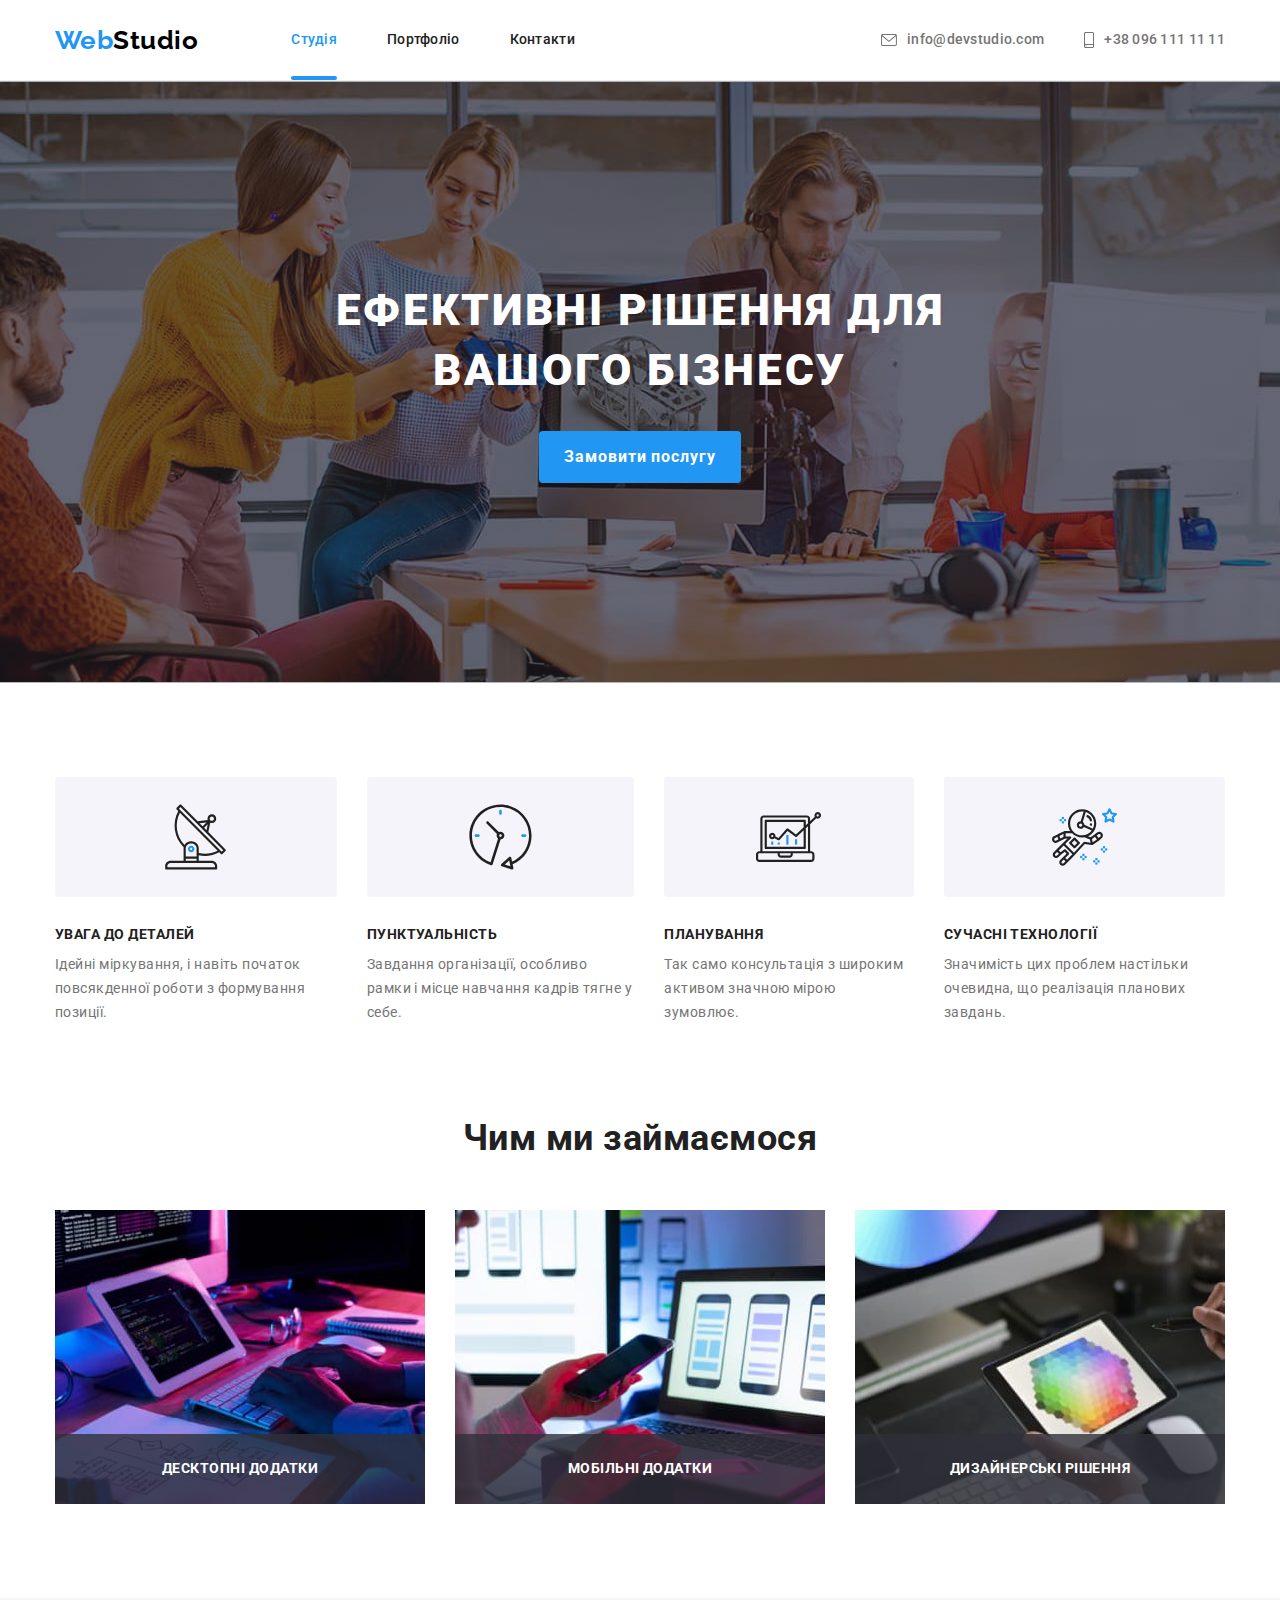
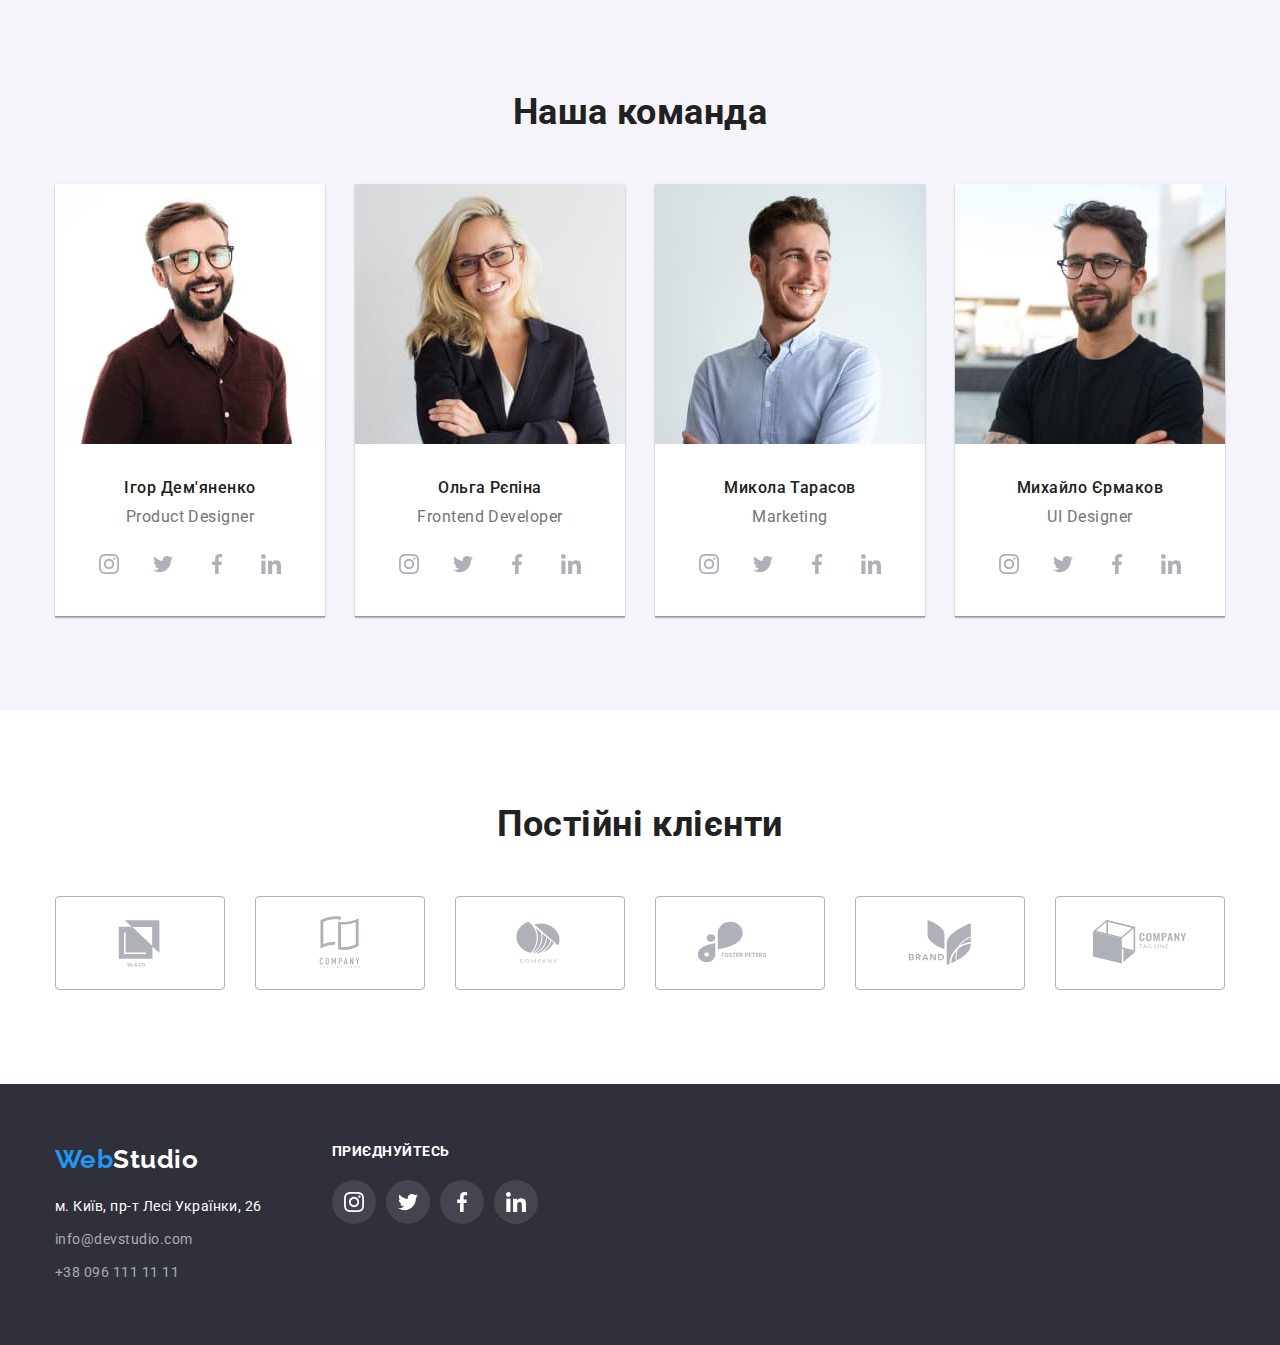
<file: index.html>
<!DOCTYPE html>
<html lang="uk">
  <head>
    <meta charset="UTF-8" />
    <meta http-equiv="X-UA-Compatible" content="IE=edge" />
    <meta name="viewport" content="width=device-width, initial-scale=1.0" />
    <title>Студія</title>
    <link rel="preconnect" href="https://fonts.googleapis.com" />
    <link rel="preconnect" href="https://fonts.gstatic.com" crossorigin />
    <link
      href="https://fonts.googleapis.com/css2?family=Raleway:wght@700&family=Roboto:wght@400;500;700;900&display=swap"
      rel="stylesheet"
    />
    <link
      rel="stylesheet"
      href="https://cdnjs.cloudflare.com/ajax/libs/modern-normalize/1.1.0/modern-normalize.min.css"
    />
    <link rel="stylesheet" href="./css/styles.css" />
  </head>
  <body>
    <header>
      <div class="container header-box">
        <nav class="main-nav">
          <a class="link logo" href="./index.html">Web<span class="logo-part">Studio</span></a>
          <ul class="site-nav">
            <li class="item">
              <a class="link menu-link active-page" href="./index.html">Студія</a>
            </li>
            <li class="item">
              <a class="link menu-link" href="./portfolio.html">Портфоліо</a>
            </li>
            <li class="item">
              <a class="link menu-link" href="">Контакти</a>
            </li>
          </ul>
        </nav>
        <ul class="contacts-list">
          <li class="item">
            <a class="link header-contacts" href="mailto:info@devstudio.com">
              <svg class="icon-contacts" width="16" height="12">
                <use href="./images/icons.svg#icon-mail"></use>
              </svg>
              info@devstudio.com
            </a>
          </li>
          <li class="item">
            <a class="link header-contacts" href="tel:+380961111111">
              <svg class="icon-contacts" width="10" height="16">
                <use href="./images/icons.svg#icon-call"></use>
              </svg>
              +38 096 111 11 11
            </a>
          </li>
        </ul>
      </div>
    </header>
    <main>
      <!-- Hero -->
      <section class="hero">
        <div class="container">
          <h1>Ефективні рішення для вашого бізнесу</h1>
          <button class="button" type="button" data-modal-open>Замовити послугу</button>
        </div>
      </section>
      <!-- Преимущества -->
      <section class="advances-box">
        <div class="container">
          <h2 hidden>Переваги</h2>
          <ul class="advances">
            <li class="item">
              <div class="icon-advances">
                <svg width="65" height="70">
                  <use href="./images/icons.svg#icon-antenna-1"></use>
                </svg>
              </div>
              <h3 class="advances-subtitle">Увага до деталей</h3>
              <p class="advances-text">
                Ідейні міркування, і навіть початок повсякденної роботи з формування позиції.
              </p>
            </li>
            <li class="item">
              <div class="icon-advances">
                <svg width="65" height="70">
                  <use href="./images/icons.svg#icon-clock-1"></use>
                </svg>
              </div>
              <h3 class="advances-subtitle">Пунктуальність</h3>
              <p class="advances-text">
                Завдання організації, особливо рамки і місце навчання кадрів тягне у себе.
              </p>
            </li>
            <li class="item">
              <div class="icon-advances">
                <svg width="65" height="70">
                  <use href="./images/icons.svg#icon-diagram-1"></use>
                </svg>
              </div>
              <h3 class="advances-subtitle">Планування</h3>
              <p class="advances-text">
                Так само консультація з широким активом значною мірою зумовлює.
              </p>
            </li>
            <li class="item">
              <div class="icon-advances">
                <svg width="65" height="70">
                  <use href="./images/icons.svg#icon-astronaut-1"></use>
                </svg>
              </div>
              <h3 class="advances-subtitle">Сучасні технології</h3>
              <p class="advances-text">
                Значимість цих проблем настільки очевидна, що реалізація планових завдань.
              </p>
            </li>
          </ul>
        </div>
      </section>
      <!-- Функции -->
      <section class="functions-box">
        <div class="container">
          <h2 class="title">Чим ми займаємося</h2>
          <ul class="functions">
            <li class="item">
              <div class="functions-image-box">
                <img
                  class="function-image"
                  src="./images/img2.jpg"
                  alt="Процес написання коду"
                  width="370"
                />
                <p class="function-name">Десктопні додатки</p>
              </div>
            </li>
            <li class="item">
              <div class="functions-image-box">
                <img
                  class="function-image"
                  src="./images/img.jpg"
                  alt="Руки тримають телефон"
                  width="370"
                />
                <p class="function-name">Мобільні додатки</p>
              </div>
            </li>
            <li class="item">
              <div class="functions-image-box">
                <img
                  class="function-image"
                  src="./images/img3.jpg"
                  alt="Кольорова палітра на планшеті"
                  width="370"
                />
                <p class="function-name">Дизайнерські рішення</p>
              </div>
            </li>
          </ul>
        </div>
      </section>
      <!-- Команда -->
      <section class="team-box">
        <div class="container">
          <h2 class="title">Наша команда</h2>
          <ul class="team-list">
            <li class="team-member">
              <img src="./images/member1.jpg" alt="Чоловік в окулярах" width="270" />
              <h3 class="member-name">Ігор Дем'яненко</h3>
              <p lang="en">Product Designer</p>
              <ul class="member-contacts-list">
                <li>
                  <a class="link-contact" href="#">
                    <svg class="icon-contact">
                      <use href="./images/icons.svg#icon-instagram-2"></use>
                    </svg>
                  </a>
                </li>

                <li>
                  <a class="link-contact" href="#">
                    <svg class="icon-contact">
                      <use href="./images/icons.svg#icon-twitter-1"></use>
                    </svg>
                  </a>
                </li>

                <li>
                  <a class="link-contact" href="#">
                    <svg class="icon-contact">
                      <use href="./images/icons.svg#icon-facebook-1"></use>
                    </svg>
                  </a>
                </li>

                <li>
                  <a class="link-contact" href="#">
                    <svg class="icon-contact">
                      <use href="./images/icons.svg#icon-linkedin-1"></use>
                    </svg>
                  </a>
                </li>
              </ul>
            </li>
            <li class="team-member">
              <img src="./images/member2.jpg" alt="Жінка в окулярах" width="270" />
              <h3 class="member-name">Ольга Рєпіна</h3>
              <p lang="en">Frontend Developer</p>
              <ul class="member-contacts-list">
                <li>
                  <a class="link-contact" href="#">
                    <svg class="icon-contact">
                      <use href="./images/icons.svg#icon-instagram-2"></use>
                    </svg>
                  </a>
                </li>

                <li>
                  <a class="link-contact" href="#">
                    <svg class="icon-contact">
                      <use href="./images/icons.svg#icon-twitter-1"></use>
                    </svg>
                  </a>
                </li>

                <li>
                  <a class="link-contact" href="#">
                    <svg class="icon-contact">
                      <use href="./images/icons.svg#icon-facebook-1"></use>
                    </svg>
                  </a>
                </li>

                <li>
                  <a class="link-contact" href="#">
                    <svg class="icon-contact">
                      <use href="./images/icons.svg#icon-linkedin-1"></use>
                    </svg>
                  </a>
                </li>
              </ul>
            </li>
            <li class="team-member">
              <img src="./images/member3.jpg" alt="Чоловік" width="270" />
              <h3 class="member-name">Микола Тарасов</h3>
              <p lang="en">Marketing</p>
              <ul class="member-contacts-list">
                <li>
                  <a class="link-contact" href="#">
                    <svg class="icon-contact">
                      <use href="./images/icons.svg#icon-instagram-2"></use>
                    </svg>
                  </a>
                </li>

                <li>
                  <a class="link-contact" href="#">
                    <svg class="icon-contact">
                      <use href="./images/icons.svg#icon-twitter-1"></use>
                    </svg>
                  </a>
                </li>

                <li>
                  <a class="link-contact" href="#">
                    <svg class="icon-contact">
                      <use href="./images/icons.svg#icon-facebook-1"></use>
                    </svg>
                  </a>
                </li>

                <li>
                  <a class="link-contact" href="#">
                    <svg class="icon-contact">
                      <use href="./images/icons.svg#icon-linkedin-1"></use>
                    </svg>
                  </a>
                </li>
              </ul>
            </li>
            <li class="team-member">
              <img src="./images/member4.jpg" alt="Чоловік в окулярах" width="270" />
              <h3 class="member-name">Михайло Єрмаков</h3>
              <p lang="en">UI Designer</p>
              <ul class="member-contacts-list">
                <li>
                  <a class="link-contact" href="#">
                    <svg class="icon-contact">
                      <use href="./images/icons.svg#icon-instagram-2"></use>
                    </svg>
                  </a>
                </li>

                <li>
                  <a class="link-contact" href="#">
                    <svg class="icon-contact">
                      <use href="./images/icons.svg#icon-twitter-1"></use>
                    </svg>
                  </a>
                </li>

                <li>
                  <a class="link-contact" href="#">
                    <svg class="icon-contact">
                      <use href="./images/icons.svg#icon-facebook-1"></use>
                    </svg>
                  </a>
                </li>

                <li>
                  <a class="link-contact" href="#">
                    <svg class="icon-contact">
                      <use href="./images/icons.svg#icon-linkedin-1"></use>
                    </svg>
                  </a>
                </li>
              </ul>
            </li>
          </ul>
        </div>
      </section>
      <!-- Клиенты -->
      <section class="clients-box">
        <div class="container">
          <h2 class="title">Постійні клієнти</h2>
          <ul class="clients">
            <li class="item">
              <a class="client-link" href="#">
                <div class="client-flex-box">
                  <svg class="clients-icons">
                    <use href="./images/icons.svg#icon-client-1"></use>
                  </svg>
                </div>
              </a>
            </li>

            <li class="item">
              <a class="client-link" href="#">
                <div class="client-flex-box">
                  <svg class="clients-icons">
                    <use href="./images/icons.svg#icon-client-2"></use>
                  </svg>
                </div>
              </a>
            </li>

            <li class="item">
              <a class="client-link" href="#">
                <div class="client-flex-box">
                  <svg class="clients-icons">
                    <use href="./images/icons.svg#icon-client-3"></use>
                  </svg>
                </div>
              </a>
            </li>

            <li class="item">
              <a class="client-link" href="#">
                <div class="client-flex-box">
                  <svg class="clients-icons">
                    <use href="./images/icons.svg#icon-client-4"></use>
                  </svg>
                </div>
              </a>
            </li>

            <li class="item">
              <a class="client-link" href="#">
                <div class="client-flex-box">
                  <svg class="clients-icons">
                    <use href="./images/icons.svg#icon-client-5"></use>
                  </svg>
                </div>
              </a>
            </li>

            <li class="item">
              <a class="client-link" href="#">
                <div class="client-flex-box">
                  <svg class="clients-icons">
                    <use href="./images/icons.svg#icon-client-6"></use>
                  </svg>
                </div>
              </a>
            </li>
          </ul>
        </div>
      </section>
    </main>
    <!-- Футер -->
    <footer>
      <div class="container footer-box">
        <div class="footer-contacts">
          <a class="link logo" href="./index.html">Web<span class="logo-piece">Studio</span></a>
          <address class="address">
            <ul>
              <li class="item contacts-address">м. Київ, пр-т Лесі Українки, 26</li>
              <li class="item">
                <a class="link contacts" href="mailto:info@devstudio.com">info@devstudio.com</a>
              </li>
              <li class="item">
                <a class="link contacts" href="tel:++380961111111">+38 096 111 11 11</a>
              </li>
            </ul>
          </address>
        </div>
        <div class="footer-links">
          <p class="links-title">Приєднуйтесь</p>
          <ul class="links-list">
            <li>
              <a class="footer-link" href="#">
                <svg class="footer-link-icon">
                  <use href="./images/icons.svg#icon-instagram-2"></use>
                </svg>
              </a>
            </li>

            <li>
              <a class="footer-link" href="#">
                <svg class="footer-link-icon">
                  <use href="./images/icons.svg#icon-twitter-1"></use>
                </svg>
              </a>
            </li>

            <li>
              <a class="footer-link" href="#">
                <svg class="footer-link-icon">
                  <use href="./images/icons.svg#icon-facebook-1"></use>
                </svg>
              </a>
            </li>

            <li>
              <a class="footer-link" href="#">
                <svg class="footer-link-icon">
                  <use href="./images/icons.svg#icon-linkedin-1"></use>
                </svg>
              </a>
            </li>
          </ul>
        </div>
      </div>
    </footer>
    <div class="backdrop is-hidden" data-modal>
      <div class="modal">
        <button class="modal-button-close" data-modal-close>
          <svg width="18" height="18">
            <use href="./images/icons.svg#icon-vector"></use>
          </svg>
        </button>
      </div>
    </div>
    <script src="./js/modal.js"></script>
  </body>
</html>
</file>
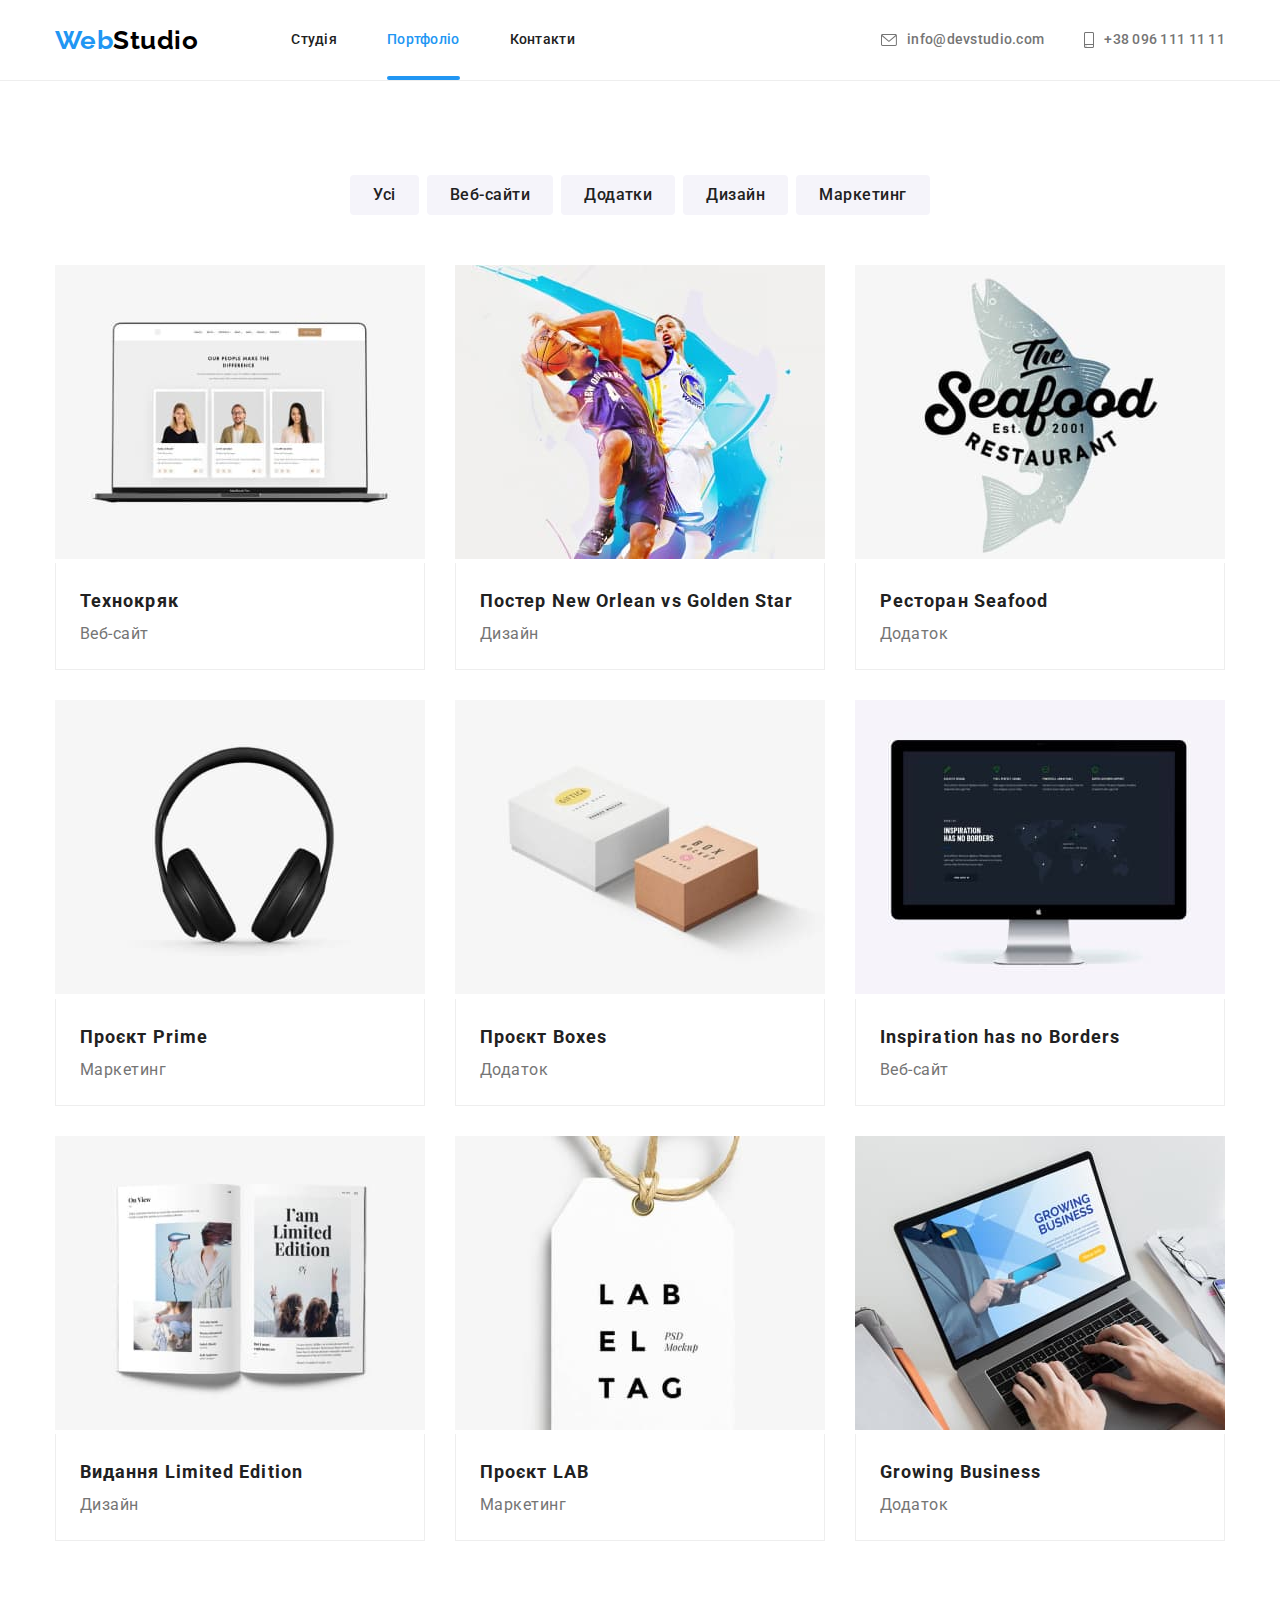
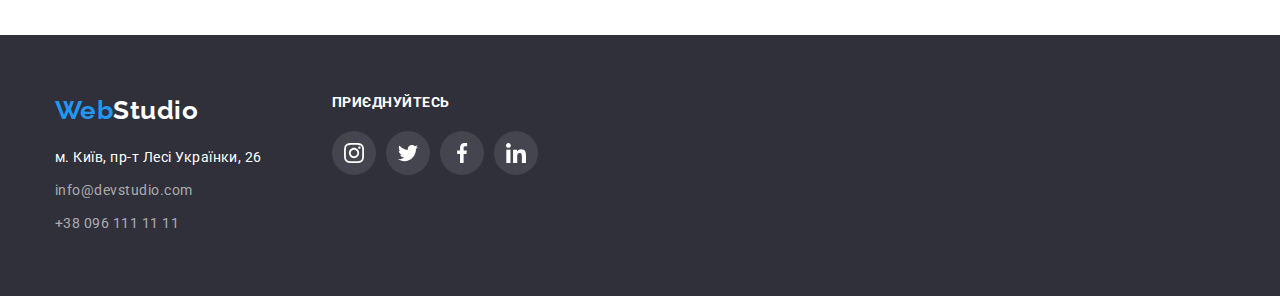
<file: portfolio.html>
<!DOCTYPE html>
<html lang="uk">
  <head>
    <meta charset="UTF-8" />
    <meta http-equiv="X-UA-Compatible" content="IE=edge" />
    <meta name="viewport" content="width=device-width, initial-scale=1.0" />
    <title>Портфоліо</title>
    <link rel="preconnect" href="https://fonts.googleapis.com" />
    <link rel="preconnect" href="https://fonts.gstatic.com" crossorigin />
    <link
      href="https://fonts.googleapis.com/css2?family=Raleway:wght@700&family=Roboto:wght@400;500;700;900&display=swap"
      rel="stylesheet"
    />
    <link
      rel="stylesheet"
      href="https://cdnjs.cloudflare.com/ajax/libs/modern-normalize/1.1.0/modern-normalize.min.css"
    />
    <link rel="stylesheet" href="./css/styles.css" />
  </head>
  <body>
    <header>
      <div class="container header-box">
        <nav class="main-nav">
          <a class="link logo" href="./index.html">Web<span class="logo-part">Studio</span></a>
          <ul class="site-nav">
            <li class="item">
              <a class="link menu-link" href="./index.html">Студія</a>
            </li>
            <li class="item">
              <a class="link menu-link active-page" href="./portfolio.html">Портфоліо</a>
            </li>
            <li class="item">
              <a class="link menu-link" href="">Контакти</a>
            </li>
          </ul>
        </nav>
        <ul class="contacts-list">
          <li class="item">
            <a class="link header-contacts" href="mailto:info@devstudio.com">
              <svg class="icon-contacts" width="16" height="12">
                <use href="./images/icons.svg#icon-mail"></use>
              </svg>
              info@devstudio.com
            </a>
          </li>
          <li class="item">
            <a class="link header-contacts" href="tel:+380961111111">
              <svg class="icon-contacts" width="10" height="16">
                <use href="./images/icons.svg#icon-call"></use>
              </svg>
              +38 096 111 11 11
            </a>
          </li>
        </ul>
      </div>
    </header>
    <main>
      <section class="filter-box">
        <div class="container">
          <h1 hidden>Портфоліо</h1>
          <ul class="filter-list">
            <li class="item">
              <button class="filter" type="button">Усі</button>
            </li>
            <li class="item">
              <button class="filter" type="button">Веб-сайти</button>
            </li>
            <li class="item">
              <button class="filter" type="button">Додатки</button>
            </li>
            <li class="item">
              <button class="filter" type="button">Дизайн</button>
            </li>
            <li class="item">
              <button class="filter" type="button">Маркетинг</button>
            </li>
          </ul>
          <ul class="portfolio-list">
            <li class="portfolio-item">
              <div class="project-img-box">
                <p class="project-overlay">
                  Ресурс пропонує комплексні пропозиції з різним рівнем функціоналу та сервісів. Все
                  це дозволить відвідувачу отримати вичерпні відомості про компанію чи приватну
                  особу.
                </p>
                <img src="./images/examle(1).jpg" alt="Веб-сайт на ноубуці" width="370" />
              </div>
              <div class="project-desc">
                <h2 class="project-name">Технокряк</h2>
                <p class="project-category">Веб-сайт</p>
              </div>
            </li>
            <li class="portfolio-item">
              <div class="project-img-box">
                <p class="project-overlay">
                  Ресурс пропонує комплексні пропозиції з різним рівнем функціоналу та сервісів. Все
                  це дозволить відвідувачу отримати вичерпні відомості про компанію чи приватну
                  особу.
                </p>
                <img src="./images/examle(2).jpg" alt="2 баскетболіста" width="370" />
              </div>
              <div class="project-desc">
                <h2 class="project-name">
                  Постер <span lang="en">New Orlean vs Golden Star</span>
                </h2>
                <p class="project-category">Дизайн</p>
              </div>
            </li>
            <li class="portfolio-item">
              <div class="project-img-box">
                <p class="project-overlay">
                  Ресурс пропонує комплексні пропозиції з різним рівнем функціоналу та сервісів. Все
                  це дозволить відвідувачу отримати вичерпні відомості про компанію чи приватну
                  особу.
                </p>
                <img src="./images/examle(3).jpg" alt="Логотип ресторану" width="370" />
              </div>
              <div class="project-desc">
                <h2 class="project-name">Ресторан <span lang="en">Seafood</span></h2>
                <p class="project-category">Додаток</p>
              </div>
            </li>
            <li class="portfolio-item">
              <div class="project-img-box">
                <p class="project-overlay">
                  Ресурс пропонує комплексні пропозиції з різним рівнем функціоналу та сервісів. Все
                  це дозволить відвідувачу отримати вичерпні відомості про компанію чи приватну
                  особу.
                </p>
                <img src="./images/examle(4).jpg" alt="Навушники" width="370" />
              </div>
              <div class="project-desc">
                <h2 class="project-name">Проєкт <span lang="en">Prime</span></h2>
                <p class="project-category">Маркетинг</p>
              </div>
            </li>
            <li class="portfolio-item">
              <div class="project-img-box">
                <p class="project-overlay">
                  Ресурс пропонує комплексні пропозиції з різним рівнем функціоналу та сервісів. Все
                  це дозволить відвідувачу отримати вичерпні відомості про компанію чи приватну
                  особу.
                </p>
                <img src="./images/examle(5).jpg" alt="2 коробки" width="370" />
              </div>
              <div class="project-desc">
                <h2 class="project-name">Проєкт <span lang="en">Boxes</span></h2>
                <p class="project-category">Додаток</p>
              </div>
            </li>
            <li class="portfolio-item">
              <div class="project-img-box">
                <p class="project-overlay">
                  Ресурс пропонує комплексні пропозиції з різним рівнем функціоналу та сервісів. Все
                  це дозволить відвідувачу отримати вичерпні відомості про компанію чи приватну
                  особу.
                </p>
                <img src="./images/examle(6).jpg" alt="Веб-сайт на моніторі" width="370" />
              </div>
              <div class="project-desc">
                <h2 lang="en" class="project-name">Inspiration has no Borders</h2>
                <p class="project-category">Веб-сайт</p>
              </div>
            </li>
            <li class="portfolio-item">
              <div class="project-img-box">
                <p class="project-overlay">
                  Ресурс пропонує комплексні пропозиції з різним рівнем функціоналу та сервісів. Все
                  це дозволить відвідувачу отримати вичерпні відомості про компанію чи приватну
                  особу.
                </p>
                <img src="./images/examle(7).jpg" alt="Журнал" width="370" />
              </div>
              <div class="project-desc">
                <h2 class="project-name">Видання <span lang="en">Limited Edition</span></h2>
                <p class="project-category">Дизайн</p>
              </div>
            </li>
            <li class="portfolio-item">
              <div class="project-img-box">
                <p class="project-overlay">
                  Ресурс пропонує комплексні пропозиції з різним рівнем функціоналу та сервісів. Все
                  це дозволить відвідувачу отримати вичерпні відомості про компанію чи приватну
                  особу.
                </p>
                <img src="./images/examle(8).jpg" alt="Етикетка" width="370" />
              </div>
              <div class="project-desc">
                <h2 class="project-name">Проєкт <span lang="en">LAB</span></h2>
                <p class="project-category">Маркетинг</p>
              </div>
            </li>
            <li class="portfolio-item">
              <div class="project-img-box">
                <p class="project-overlay">
                  Ресурс пропонує комплексні пропозиції з різним рівнем функціоналу та сервісів. Все
                  це дозволить відвідувачу отримати вичерпні відомості про компанію чи приватну
                  особу.
                </p>
                <img
                  src="./images/examle(9).jpg"
                  alt="Чоловічі руки печатають на ноутбуці"
                  width="370"
                />
              </div>
              <div class="project-desc">
                <h2 lang="en" class="project-name">Growing Business</h2>
                <p class="project-category">Додаток</p>
              </div>
            </li>
          </ul>
        </div>
      </section>
    </main>
    <footer>
      <div class="container footer-box">
        <div class="footer-contacts">
          <a class="link logo" href="./index.html">Web<span class="logo-piece">Studio</span></a>
          <address class="address">
            <ul>
              <li class="item contacts-address">м. Київ, пр-т Лесі Українки, 26</li>
              <li class="item">
                <a class="link contacts" href="mailto:info@devstudio.com">info@devstudio.com</a>
              </li>
              <li class="item">
                <a class="link contacts" href="tel:++380961111111">+38 096 111 11 11</a>
              </li>
            </ul>
          </address>
        </div>
        <div class="footer-links">
          <p class="links-title">Приєднуйтесь</p>
          <ul class="links-list">
            <li>
              <a class="footer-link" href="#">
                <svg class="footer-link-icon">
                  <use href="./images/icons.svg#icon-instagram-2"></use>
                </svg>
              </a>
            </li>

            <li>
              <a class="footer-link" href="#">
                <svg class="footer-link-icon">
                  <use href="./images/icons.svg#icon-twitter-1"></use>
                </svg>
              </a>
            </li>

            <li>
              <a class="footer-link" href="#">
                <svg class="footer-link-icon">
                  <use href="./images/icons.svg#icon-facebook-1"></use>
                </svg>
              </a>
            </li>

            <li>
              <a class="footer-link" href="#">
                <svg class="footer-link-icon">
                  <use href="./images/icons.svg#icon-linkedin-1"></use>
                </svg>
              </a>
            </li>
          </ul>
        </div>
      </div>
    </footer>
  </body>
</html>
</file>
<file: css/styles.css>
:root {
  --title-color: #212121;
  --focus-color: #2196f3;
  --text-color: #757575;
}

*,
*::before,
*::after {
  box-sizing: border-box;
}

body {
  margin: 0;
  color: var(--text-color);

  font-family: 'Roboto', sans-serif;
  letter-spacing: 0.03em;
}

ul {
  padding: 0;
  margin: 0;
  list-style: none;
}

h1,
h2,
h3,
h4,
h5,
h6,
p {
  margin: 0;
}

h2,
h3 {
  color: var(--title-color);
}

.container {
  margin-left: auto;
  margin-right: auto;
  width: 1200px;
  padding-left: 15px;
  padding-right: 15px;
}

/* a {
    text-decoration: none;
} */
.link {
  color: inherit;
  text-decoration: none;
  transition: color 250ms cubic-bezier(0.4, 0, 0.2, 1);
}

.link:hover,
.link:focus {
  color: var(--focus-color);
}

/* Header */
header {
  border-bottom: 1px solid #eeeeee;
}

.header-box {
  display: flex;
  align-items: center;
}
/* Логотип */
.logo {
  color: var(--focus-color);

  font-family: 'Raleway', sans-serif;
  font-weight: 700;
  font-size: 26px;
  line-height: 1.19;
}

.header-box .logo {
  margin-right: 93px;
}

.logo-part {
  color: #000;
}

/* Навигация */
.main-nav {
  display: flex;
  align-items: center;
}

.site-nav {
  display: flex;
}

.site-nav .item:not(:last-child) {
  margin-right: 50px;
}

.menu-link {
  padding-top: 32px;
  padding-bottom: 32px;

  display: block;

  color: var(--title-color);
  font-weight: 500;
  font-size: 14px;
  line-height: 1.14;
  letter-spacing: 0.02em;
}

.active-page {
  position: relative;
  color: var(--focus-color);
}

.active-page::after {
  content: '';

  position: absolute;
  bottom: 0;

  display: block;
  width: 100%;
  height: 4px;

  border-radius: 2px;
  background-color: var(--focus-color);
}

.contacts-list {
  display: flex;
  margin-left: auto;
}

.contacts-list > .item:first-child {
  margin-right: 40px;
}

.header-contacts {
  display: flex;
  align-items: center;

  font-weight: 500;
  font-size: 14px;
  line-height: 1.14;
  letter-spacing: 0.02em;
}

.icon-contacts {
  margin-right: 10px;

  fill: var(--text-color);
  transition: fill 250ms cubic-bezier(0.4, 0, 0.2, 1);
}

.link:hover > .icon-contacts {
  fill: var(--focus-color);
}

.link:focus > .icon-contacts {
  fill: var(--focus-color);
}

/* Hero */
.hero {
  max-width: 1600px;
  padding-top: 200px;
  padding-bottom: 200px;
  margin-left: auto;
  margin-right: auto;

  background-image: linear-gradient(to right, rgba(47, 48, 58, 0.4), rgba(47, 48, 58, 0.4)),
    url(../images/background.jpg);
  background-repeat: no-repeat;
  background-position: center;
  background-size: 1600px;

  text-align: center;
}

h1 {
  margin-bottom: 30px;
  margin-left: auto;
  margin-right: auto;
  width: 696px;

  color: #fff;

  font-weight: 900;
  font-size: 44px;
  line-height: 1.36;
  text-align: center;
  letter-spacing: 0.06em;
  text-transform: uppercase;
}

.button {
  display: inline-block;
  padding-top: 10px;
  padding-bottom: 10px;
  padding-left: 24px;
  padding-right: 24px;

  background-color: var(--focus-color);
  color: #fff;

  border: 1px solid transparent;
  border-radius: 4px;

  font-family: 'Roboto', sans-serif;
  font-weight: 700;
  font-size: 16px;
  line-height: 1.88;
  text-align: center;
  letter-spacing: 0.06em;

  cursor: pointer;
}

/* Преимущества */
.advances-box {
  padding-top: 94px;
  padding-bottom: 94px;
}

.advances {
  display: flex;
}

.advances .item:not(:last-child) {
  margin-right: 30px;
}

.advances-subtitle {
  margin-bottom: 10px;
  font-weight: 700;
  font-size: 14px;
  line-height: 1.14;
  text-transform: uppercase;
}

.advances-text {
  font-size: 14px;
  line-height: 1.71;
}

/* Функции */
.functions-box {
  padding-bottom: 94px;
}

.functions {
  display: flex;
}

.title {
  margin-bottom: 50px;

  font-weight: 700;
  font-size: 36px;
  line-height: 1.16;
  text-align: center;
}

.functions > .item:not(:last-child) {
  margin-right: 30px;
}

.functions-image-box {
  position: relative;
}

.function-name {
  position: absolute;
  width: 100%;
  height: 70px;
  bottom: 0;

  display: flex;
  justify-content: center;
  align-items: center;

  font-weight: 700;
  font-size: 14px;
  line-height: 1.14;
  text-align: center;
  text-transform: uppercase;

  color: #ffffff;
  background-color: rgba(47, 48, 58, 0.8);
}

.function-image {
  display: block;
}

/* Команда */
.team-box {
  padding-top: 94px;
  padding-bottom: 94px;

  background-color: #f5f4fa;
}

.team-list {
  display: flex;
}

.team-member {
  padding-bottom: 30px;

  background-color: #fff;
  box-shadow: 0px 1px 3px rgba(0, 0, 0, 0.12), 0px 1px 1px rgba(0, 0, 0, 0.14),
    0px 2px 1px rgba(0, 0, 0, 0.2);
  width: 270px;
  font-size: 16px;
  line-height: 1.19;
  text-align: center;
}

.team-member:not(:last-child) {
  margin-right: 30px;
}

.member-name {
  margin-top: 30px;
  margin-bottom: 10px;

  font-weight: 500;
  font-size: 16px;
}

.member-contacts-list {
  display: flex;
  align-items: center;
  margin-top: 16px;
  padding-right: 32px;
  padding-left: 32px;
  gap: 10px;
}

.link-contact {
  display: block;
  padding: 12px;
  width: 44px;
  height: 44px;

  transition: border-radius 250ms cubic-bezier(0.4, 0, 0.2, 1),
    background-color 250ms cubic-bezier(0.4, 0, 0.2, 1);
}

.link-contact:hover,
.link-contact:focus {
  border-radius: 50%;
  background-color: var(--focus-color);
}
.icon-contact {
  width: 20px;
  height: 20px;
  object-position: 50% 50%;

  fill: #afb1b8;
  transition: fill 250ms cubic-bezier(0.4, 0, 0.2, 1);
}

.link-contact:hover > .icon-contact {
  fill: #fff;
}

.link-contact:focus > .icon-contact {
  fill: #fff;
}

/* Footer */
footer {
  padding-top: 60px;
  padding-bottom: 60px;

  background-color: #2f303a;
}

footer .logo {
  display: block;
  margin-bottom: 20px;
}

.footer-box {
  display: flex;
}

.footer-contacts {
  margin-right: 70px;
}

.logo-piece {
  color: #fff;
}

.address {
  font-style: normal;
  font-size: 14px;
  line-height: 1.71;
}

.address .item:not(:last-child) {
  margin-bottom: 9px;
}

.contacts-address {
  color: #fff;
}

.contacts {
  color: rgba(255, 255, 255, 0.6);
  transition: color 250ms cubic-bezier(0.4, 0, 0.2, 1);
}
.contacts:hover,
.contacts:focus {
  color: var(--focus-color);
}

.links-title {
  margin-bottom: 20px;

  font-weight: 700;
  font-size: 14px;
  line-height: 1.14;
  text-transform: uppercase;

  color: #fff;
}

.links-list {
  display: flex;
  gap: 10px;
}

.footer-link {
  display: block;
  width: 44px;
  height: 44px;
  padding: 12px;
  border-radius: 50%;
  background-color: rgba(255, 255, 255, 0.1);

  transition: background-color 250ms cubic-bezier(0.4, 0, 0.2, 1);
}

.footer-link:hover,
.footer-link:focus {
  background-color: var(--focus-color);
}

.footer-link-icon {
  width: 20px;
  height: 20px;
  object-position: center;

  fill: #fff;
}

/* Портфолио */
/* Фильтр */
.filter-box {
  padding-top: 94px;
  padding-bottom: 94px;
}

.filter-list {
  display: flex;
  justify-content: center;
  margin-bottom: 50px;
}

.filter {
  padding-top: 6px;
  padding-bottom: 6px;
  padding-left: 22px;
  padding-right: 22px;

  color: var(--title-color);
  background-color: #f5f4fa;

  border: 1px solid transparent;
  border-radius: 4px;

  font-family: 'Roboto', sans-serif;
  font-weight: 500;
  font-size: 16px;
  line-height: 1.62;
  text-align: center;
  letter-spacing: 0.03em;

  cursor: pointer;

  transition: color 250ms cubic-bezier(0.4, 0, 0.2, 1),
    background-color 250ms cubic-bezier(0.4, 0, 0.2, 1),
    box-shadow 250ms cubic-bezier(0.4, 0, 0.2, 1);
}

.filter:hover,
.filter:focus {
  color: #fff;
  background-color: var(--focus-color);
  box-shadow: 0px 3px 1px rgba(0, 0, 0, 0.1), 0px 1px 2px rgba(0, 0, 0, 0.08),
    0px 2px 2px rgba(0, 0, 0, 0.12);
}

.filter-list .item:not(:last-child) {
  margin-right: 8px;
}

/* Портфолио-список */
.portfolio-list {
  display: flex;
  flex-wrap: wrap;
  gap: 30px;
}

.portfolio-item {
  flex-basis: calc((100% - 60px) / 3);

  transition: box-shadow 250ms cubic-bezier(0.4, 0, 0.2, 1);
}

.portfolio-item:hover {
  box-shadow: 0px 1px 1px rgba(0, 0, 0, 0.12), 0px 4px 4px rgba(0, 0, 0, 0.06),
    1px 4px 6px rgba(0, 0, 0, 0.16);
}

.project-img-box {
  position: relative;
  overflow: hidden;
}

.project-overlay {
  position: absolute;
  width: 100%;
  height: 100%;
  top: 0;
  transform: translateY(100%);
  opacity: 0;

  transition: transform 250ms cubic-bezier(0.4, 0, 0.2, 1),
    opacity 250ms cubic-bezier(0.4, 0, 0.2, 1);

  padding: 63px 24px;

  background-color: rgba(33, 150, 243, 0.9);
  font-size: 18px;
  line-height: 1.56;
  color: #ffffff;
}

.portfolio-item:hover .project-overlay {
  transform: translateY(0);
  opacity: 1;
}

.project-name {
  font-weight: 700;
  font-size: 18px;
  line-height: 2;
  letter-spacing: 0.06em;
}

.project-category {
  font-size: 16px;
  line-height: 1.88;
}

.project-desc {
  padding: 20px 24px;

  border-right: 1px solid #eeeeee;
  border-left: 1px solid #eeeeee;
  border-bottom: 1px solid #eeeeee;
}

/* Иконки */

.icon-advances {
  display: flex;
  justify-content: center;
  align-items: center;
  height: 120px;

  margin-bottom: 30px;

  background-color: #f5f4fa;
  border-radius: 4px;
}

/* Клиенты */
.clients-box {
  padding-top: 94px;
  padding-bottom: 94px;
}

.clients {
  display: flex;
  gap: 30px;
}

.client-link {
  display: block;
  width: 170px;

  border: 1px solid #afb1b8;
  border-radius: 4px;

  transition: border-color 250ms cubic-bezier(0.4, 0, 0.2, 1);
}

.clients-icons {
  width: 106px;
  height: 60px;

  fill: #afb1b8;
  transition: fill 250ms cubic-bezier(0.4, 0, 0.2, 1);
}

.client-link:hover,
.client-link:focus {
  border-color: var(--focus-color);
}

.client-link:hover .clients-icons {
  fill: var(--focus-color);
}

.client-link:focus .clients-icons {
  fill: var(--focus-color);
}

.client-flex-box {
  display: flex;
  justify-content: center;
  align-items: center;

  height: 92px;
}

/* Модалка */
.backdrop {
  position: fixed;
  top: 0;
  left: 0;
  width: 100%;
  height: 100%;
  background-color: rgba(0, 0, 0, 0.2);

  opacity: 1;
  transition: opacity 250ms cubic-bezier(0.4, 0, 0.2, 1),
    visibility 250ms cubic-bezier(0.4, 0, 0.2, 1);
}

.backdrop.is-hidden {
  opacity: 0;
  pointer-events: none;
  visibility: hidden;
}

.backdrop.is-hidden .modal {
  transform: translate(-50%, -50%) scale(0.9);
}

.modal {
  position: absolute;
  top: 50%;
  left: 50%;
  transform: translate(-50%, -50%) scale(1);
  transition: transform 250ms cubic-bezier(0.4, 0, 0.2, 1);

  width: 528px;
  height: 581px;
  padding: 8px;

  background-color: #fff;
}

.modal-button-close {
  display: block;
  height: 30px;
  width: 30px;
  margin-left: auto;
  padding: 5px;

  border-radius: 50%;

  color: #000;
  background-color: #fff;
  border: 1px solid rgba(0, 0, 0, 0.1);

  cursor: pointer;
}
</file>
